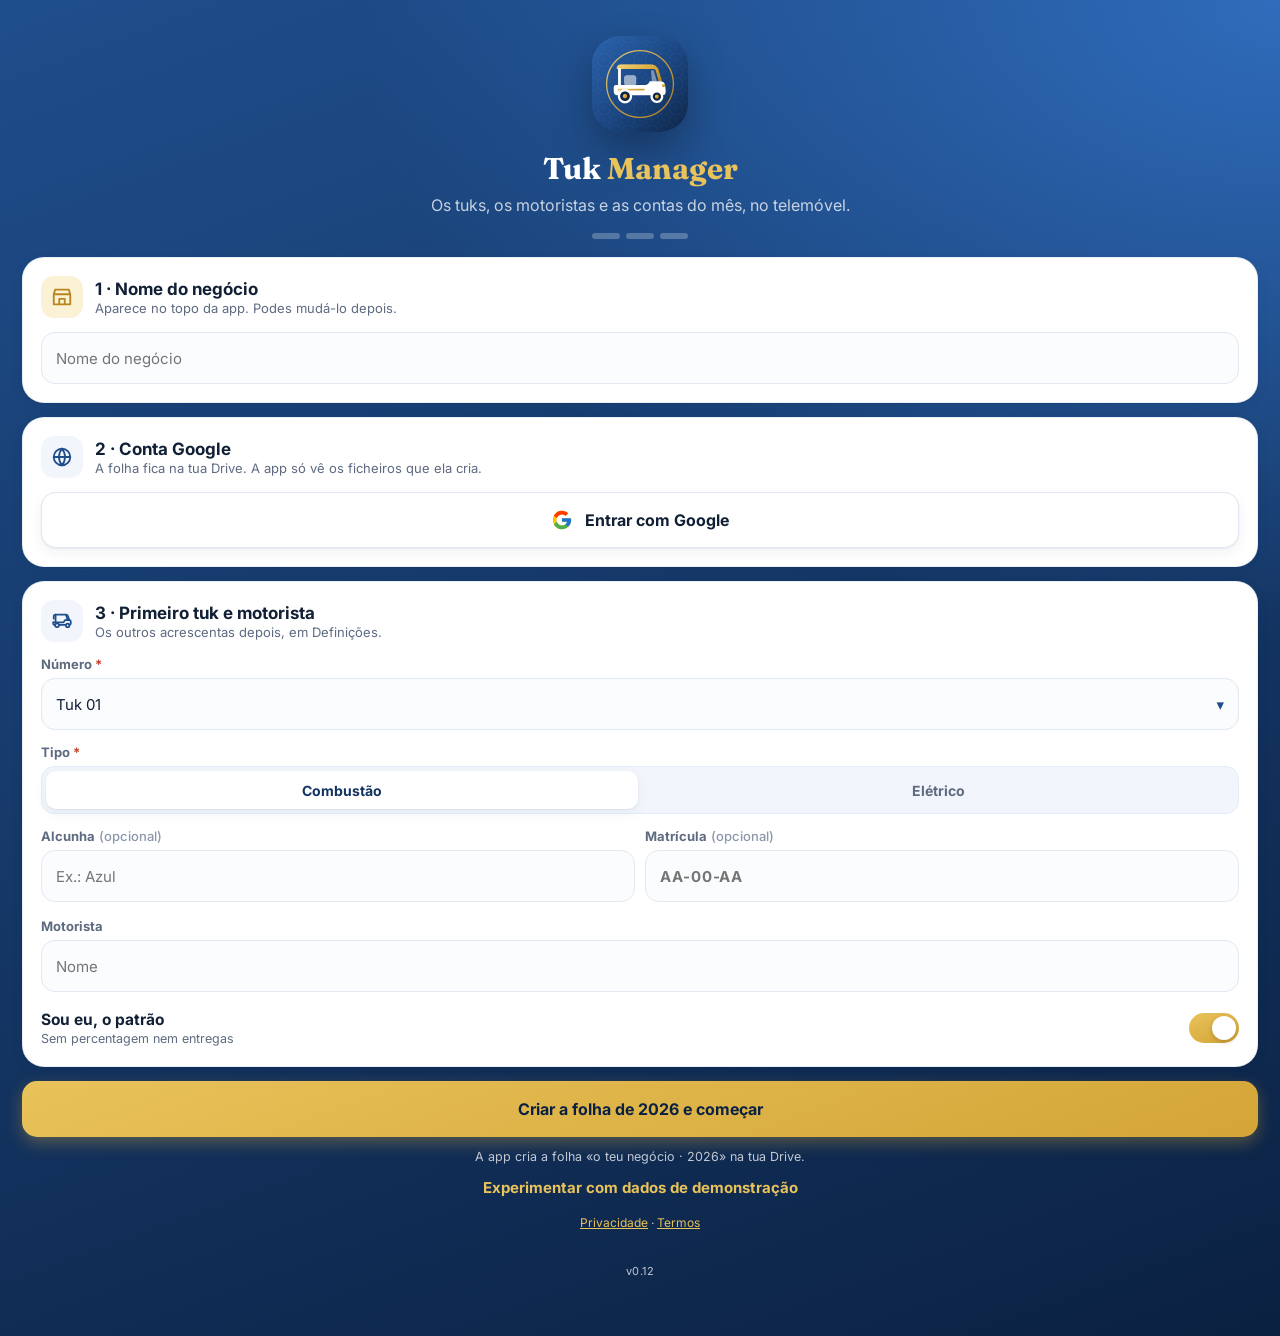
<file: index.html>
<!doctype html>
<html lang="pt-PT">
<head>
  <meta charset="utf-8">
  <meta name="viewport" content="width=device-width, initial-scale=1, viewport-fit=cover">
  <meta name="theme-color" content="#0b2142">
  <meta name="mobile-web-app-capable" content="yes">
  <meta name="apple-mobile-web-app-capable" content="yes">
  <meta name="apple-mobile-web-app-status-bar-style" content="black-translucent">
  <meta name="apple-mobile-web-app-title" content="Tuk Manager">
  <meta name="robots" content="noindex">
  <title>Tuk Manager</title>
  <link rel="manifest" href="manifest.webmanifest">
  <link rel="icon" type="image/png" sizes="32x32" href="icons/favicon-32.png">
  <link rel="apple-touch-icon" href="icons/apple-touch-icon.png">
  <link rel="preconnect" href="https://fonts.googleapis.com">
  <link rel="preconnect" href="https://fonts.gstatic.com" crossorigin>
  <link href="https://fonts.googleapis.com/css2?family=Fraunces:opsz,wght@9..144,600;9..144,700&family=Inter:wght@400;500;600;700;800&display=swap" rel="stylesheet">
  <link rel="stylesheet" href="css/base.css">
  <link rel="stylesheet" href="css/extra.css">
  <link rel="stylesheet" href="css/app.css">
</head>
<body>
  <div id="app"></div>
  <script src="config.js"></script>
  <script src="vendor/chart.umd.min.js"></script>
  <script type="module" src="js/app.js"></script>
</body>
</html>
</file>
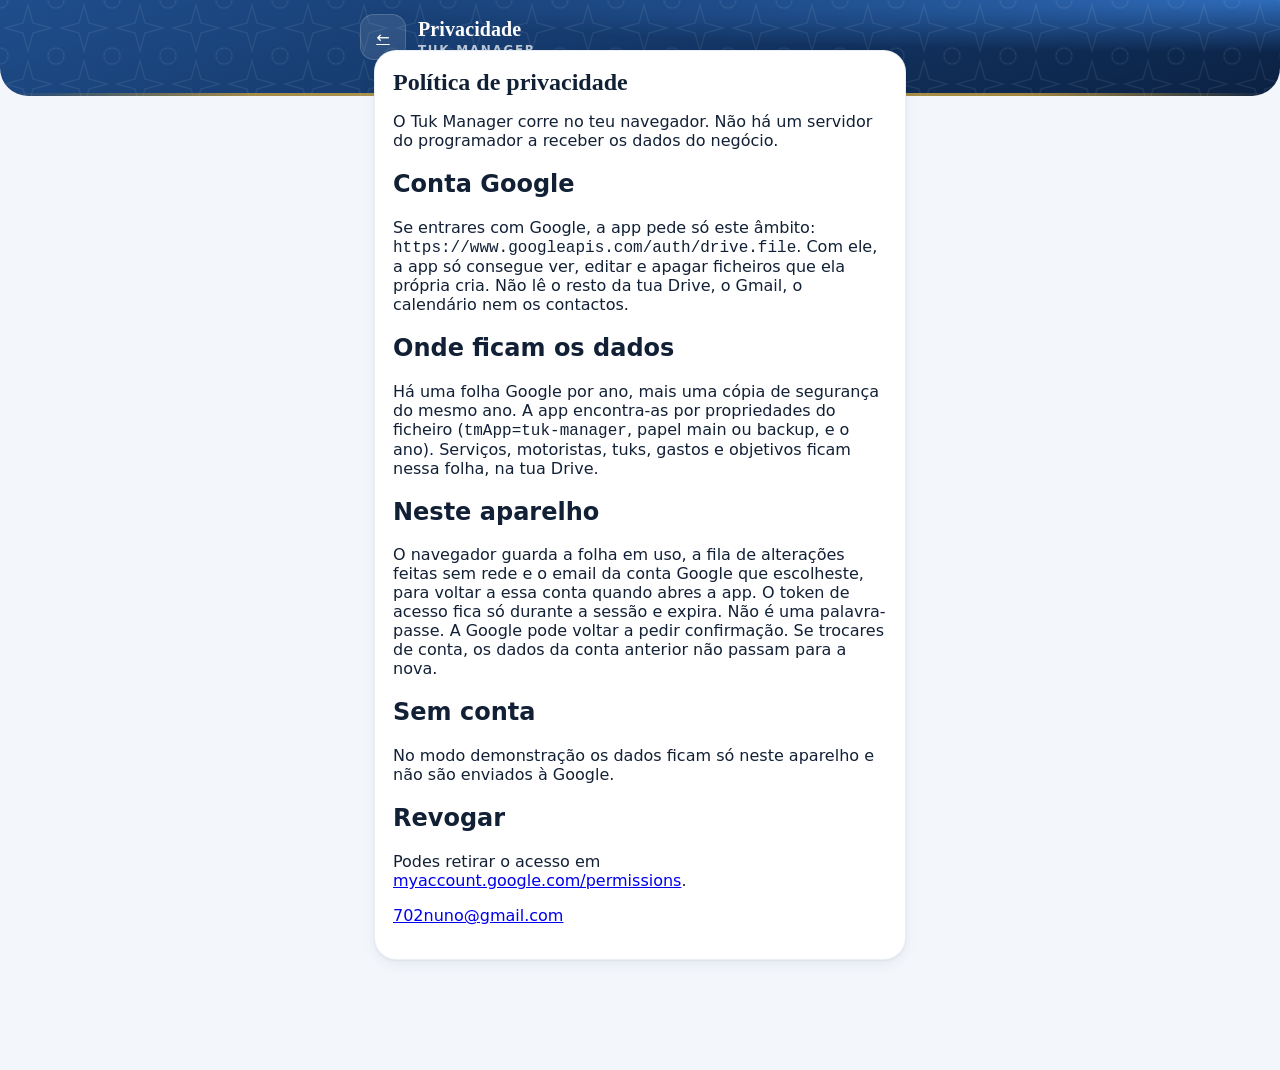
<file: privacy.html>
<!doctype html>
<html lang="pt-PT">
<head>
  <meta charset="utf-8">
  <meta name="viewport" content="width=device-width, initial-scale=1, viewport-fit=cover">
  <meta name="theme-color" content="#0b2142">
  <title>Privacidade · Tuk Manager</title>
  <link rel="icon" type="image/png" sizes="32x32" href="icons/favicon-32.png">
  <link rel="stylesheet" href="css/base.css">
  <link rel="stylesheet" href="css/extra.css">
</head>
<body>
  <header class="hero" style="padding-bottom:36px">
    <div class="brand">
      <a class="icon-btn" href="./" aria-label="Voltar">←</a>
      <div class="brand-txt"><div class="brand-name">Privacidade</div><div class="brand-sub">Tuk Manager</div></div>
    </div>
  </header>
  <main class="page" style="color:var(--ink)">
    <section class="card">
      <h1 style="font-family:var(--serif);margin:0 0 8px">Política de privacidade</h1>
      <p>O Tuk Manager corre no teu navegador. Não há um servidor do programador a receber os dados do negócio.</p>
      <h2>Conta Google</h2>
      <p>Se entrares com Google, a app pede só este âmbito: <code>https://www.googleapis.com/auth/drive.file</code>. Com ele, a app só consegue ver, editar e apagar ficheiros que ela própria cria. Não lê o resto da tua Drive, o Gmail, o calendário nem os contactos.</p>
      <h2>Onde ficam os dados</h2>
      <p>Há uma folha Google por ano, mais uma cópia de segurança do mesmo ano. A app encontra-as por propriedades do ficheiro (<code>tmApp=tuk-manager</code>, papel main ou backup, e o ano). Serviços, motoristas, tuks, gastos e objetivos ficam nessa folha, na tua Drive.</p>
      <h2>Neste aparelho</h2>
      <p>O navegador guarda a folha em uso, a fila de alterações feitas sem rede e o email da conta Google que escolheste, para voltar a essa conta quando abres a app. O token de acesso fica só durante a sessão e expira. Não é uma palavra-passe. A Google pode voltar a pedir confirmação. Se trocares de conta, os dados da conta anterior não passam para a nova.</p>
      <h2>Sem conta</h2>
      <p>No modo demonstração os dados ficam só neste aparelho e não são enviados à Google.</p>
      <h2>Revogar</h2>
      <p>Podes retirar o acesso em <a href="https://myaccount.google.com/permissions">myaccount.google.com/permissions</a>.</p>
      <p><a href="mailto:702nuno@gmail.com">702nuno@gmail.com</a></p>
    </section>
  </main>
</body>
</html>
</file>
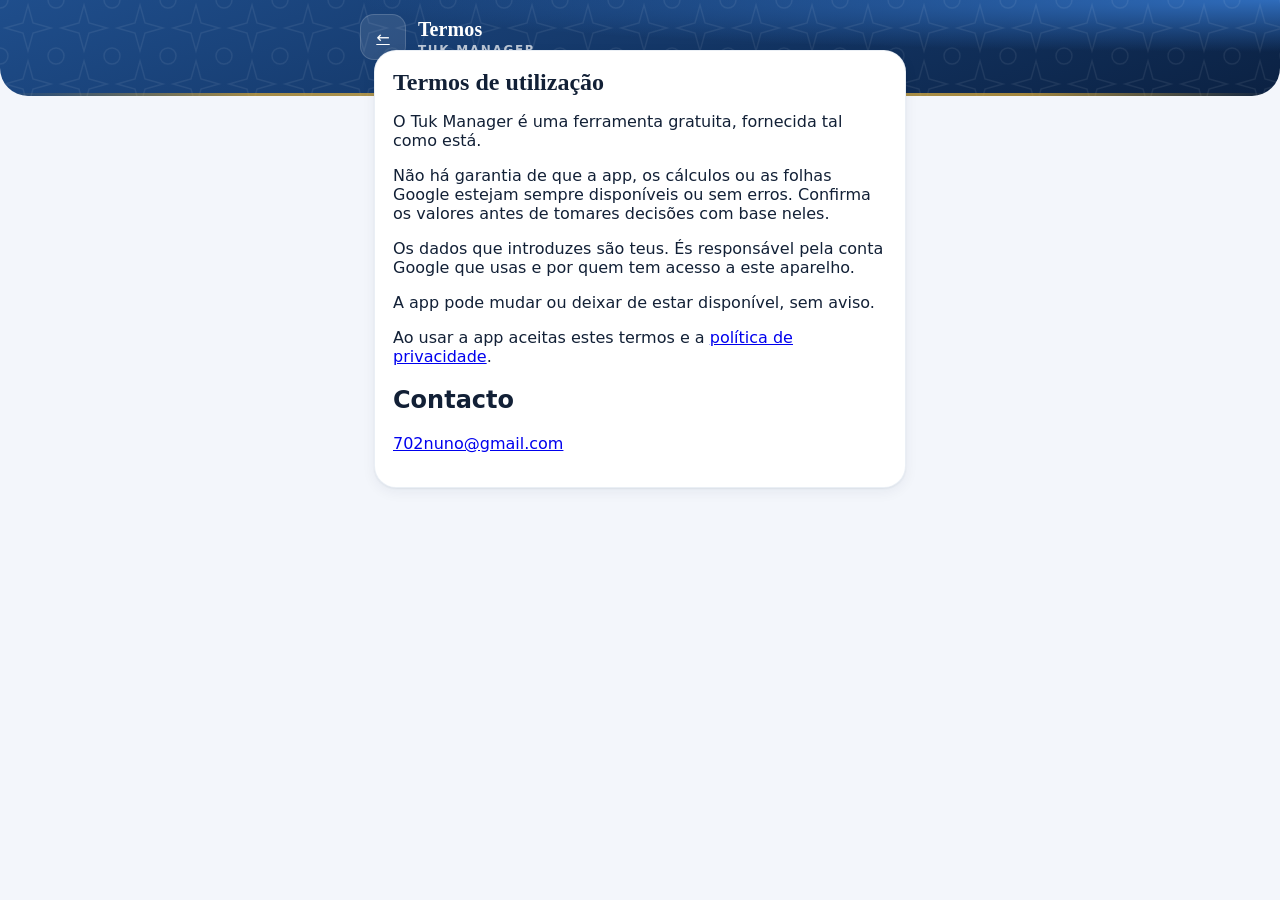
<file: terms.html>
<!doctype html>
<html lang="pt-PT">
<head>
  <meta charset="utf-8">
  <meta name="viewport" content="width=device-width, initial-scale=1, viewport-fit=cover">
  <meta name="theme-color" content="#0b2142">
  <title>Termos · Tuk Manager</title>
  <link rel="icon" type="image/png" sizes="32x32" href="icons/favicon-32.png">
  <link rel="stylesheet" href="css/base.css">
  <link rel="stylesheet" href="css/extra.css">
</head>
<body>
  <header class="hero" style="padding-bottom:36px">
    <div class="brand">
      <a class="icon-btn" href="./" aria-label="Voltar">←</a>
      <div class="brand-txt"><div class="brand-name">Termos</div><div class="brand-sub">Tuk Manager</div></div>
    </div>
  </header>
  <main class="page">
    <section class="card">
      <h1 style="font-family:var(--serif);margin:0 0 8px">Termos de utilização</h1>
      <p>O Tuk Manager é uma ferramenta gratuita, fornecida tal como está.</p>
      <p>Não há garantia de que a app, os cálculos ou as folhas Google estejam sempre disponíveis ou sem erros. Confirma os valores antes de tomares decisões com base neles.</p>
      <p>Os dados que introduzes são teus. És responsável pela conta Google que usas e por quem tem acesso a este aparelho.</p>
      <p>A app pode mudar ou deixar de estar disponível, sem aviso.</p>
      <p>Ao usar a app aceitas estes termos e a <a href="privacy.html">política de privacidade</a>.</p>
      <h2>Contacto</h2>
      <p><a href="mailto:702nuno@gmail.com">702nuno@gmail.com</a></p>
    </section>
  </main>
</body>
</html>
</file>
<file: css/base.css>
:root{
  --b900:#0b2142;--b800:#123361;--b700:#17407a;--b600:#1f4e8c;--b500:#2a63ad;--b300:#8fb0dc;--b100:#e4edf9;--b50:#f2f6fc;
  --g600:#b8861f;--g500:#d4a537;--g400:#e8c25a;--g100:#fbf1d4;--g50:#fdf8ea;
  --ink:#122036;--muted:#5d6a80;--soft:#8b97aa;--line:#e2e8f1;--bg:#f3f6fb;--card:#fff;
  --ok:#17845a;--bad:#c2412d;
  --r-lg:22px;--r-md:16px;--r-sm:12px;
  --sh-1:0 1px 2px rgba(15,38,74,.06),0 4px 14px rgba(15,38,74,.06);
  --sh-2:0 10px 30px rgba(12,33,66,.16);
  --nav-h:70px;--safe-b:env(safe-area-inset-bottom,0px);--safe-t:env(safe-area-inset-top,0px);
  --ease:cubic-bezier(.2,.8,.2,1);
  --font:'Inter',system-ui,-apple-system,'Segoe UI',Roboto,sans-serif;
  --serif:'Fraunces',Georgia,serif;
}
*{box-sizing:border-box;-webkit-tap-highlight-color:transparent}
html,body{margin:0;background:var(--bg);color:var(--ink);font-family:var(--font);font-size:16px;-webkit-font-smoothing:antialiased;overscroll-behavior-y:none;-webkit-user-select:none;user-select:none;-webkit-touch-callout:none}
body{min-height:100vh;min-height:100dvh}
button,input,select,textarea{font:inherit;color:inherit}
input,textarea,select,[contenteditable="true"],[contenteditable=""]{-webkit-user-select:text;user-select:text;-webkit-touch-callout:default}
button{cursor:pointer;border:0;background:none;padding:0}
.num{font-variant-numeric:tabular-nums;letter-spacing:-.01em}
.hidden{display:none!important}

/* ---------- Cabeçalho ---------- */
.hero{position:relative;color:#fff;padding:calc(var(--safe-t) + 14px) 18px 64px;
  background:
    url("data:image/svg+xml,%3Csvg xmlns='http://www.w3.org/2000/svg' width='56' height='56' viewBox='0 0 56 56'%3E%3Cg fill='none' stroke='%23ffffff' stroke-opacity='.07' stroke-width='1.4'%3E%3Cpath d='M28 5l5 18 18 5-18 5-5 18-5-18-18-5 18-5z'/%3E%3Ccircle cx='0' cy='0' r='8'/%3E%3Ccircle cx='56' cy='0' r='8'/%3E%3Ccircle cx='0' cy='56' r='8'/%3E%3Ccircle cx='56' cy='56' r='8'/%3E%3C/g%3E%3C/svg%3E"),
    radial-gradient(120% 90% at 100% 0%,#2f6cbb 0%,rgba(47,108,187,0) 60%),
    linear-gradient(160deg,var(--b600) 0%,var(--b800) 60%,var(--b900) 100%);
  border-radius:0 0 28px 28px;overflow:hidden}
.hero::after{content:"";position:absolute;left:0;right:0;bottom:0;height:3px;background:linear-gradient(90deg,transparent,var(--g500) 20%,var(--g400) 50%,var(--g500) 80%,transparent);opacity:.75}
.brand{display:flex;align-items:center;gap:12px}
.brand-logo{width:46px;height:46px;border-radius:14px;display:grid;place-items:center;flex:none;
  background:linear-gradient(150deg,rgba(255,255,255,.18),rgba(255,255,255,.04));border:1px solid rgba(255,255,255,.22);box-shadow:inset 0 1px 0 rgba(255,255,255,.2)}
.brand-logo svg{width:34px;height:34px}
.brand-txt{flex:1;min-width:0}
.brand-name{font-family:var(--serif);font-weight:700;font-size:21px;letter-spacing:.005em;line-height:1.1;white-space:nowrap}
.brand-name em{font-style:normal;color:var(--g400)}
.brand-sub{font-size:12px;letter-spacing:.14em;text-transform:uppercase;color:rgba(255,255,255,.7);margin-top:3px;font-weight:600}
.icon-btn{width:46px;height:46px;border-radius:14px;display:grid;place-items:center;color:#fff;background:rgba(255,255,255,.1);border:1px solid rgba(255,255,255,.16);transition:transform .15s var(--ease),background .2s}
.icon-btn:active{transform:scale(.92);background:rgba(255,255,255,.2)}
.icon-btn svg{width:22px;height:22px}

/* Navegação de data / mês */
.stepper{display:flex;align-items:center;gap:10px;margin-top:20px}
.step-btn{width:52px;height:52px;border-radius:16px;display:grid;place-items:center;color:#fff;flex:none;
  background:rgba(255,255,255,.12);border:1px solid rgba(255,255,255,.18);transition:transform .15s var(--ease),background .2s}
.step-btn:active{transform:scale(.9);background:rgba(255,255,255,.24)}
.step-btn svg{width:24px;height:24px}
.step-btn[disabled]{opacity:.35}
.step-mid{flex:1;min-width:0;text-align:center;position:relative;border-radius:16px;padding:6px 4px;transition:background .2s}
.step-mid:active{background:rgba(255,255,255,.1)}
.step-k{font-size:12.5px;letter-spacing:.12em;text-transform:uppercase;color:var(--g400);font-weight:700}
.step-v{font-family:var(--serif);font-size:25px;font-weight:700;line-height:1.15;margin-top:2px;white-space:nowrap;overflow:hidden;text-overflow:ellipsis}
.step-mid input[type=date],.step-mid input[type=month]{position:absolute;inset:0;opacity:0;width:100%;height:100%;border:0}
.today-pill{display:inline-flex;align-items:center;gap:6px;margin-top:6px;font-size:13px;font-weight:600;padding:5px 12px;border-radius:999px;background:var(--g500);color:var(--b900);box-shadow:0 4px 12px rgba(212,165,55,.35)}
.today-pill.ghost{background:rgba(255,255,255,.12);color:#fff;box-shadow:none;border:1px solid rgba(255,255,255,.22)}

/* ---------- Conteúdo ---------- */
.page{padding:0 14px calc(var(--nav-h) + var(--safe-b) + 28px);margin-top:-46px;position:relative;z-index:2;animation:pageIn .35s var(--ease)}
@keyframes pageIn{from{opacity:0;transform:translateY(10px)}to{opacity:1;transform:none}}
.card{background:var(--card);border-radius:var(--r-lg);box-shadow:var(--sh-1);padding:18px;margin-bottom:14px;border:1px solid rgba(226,232,241,.7)}
.card-h{display:flex;align-items:center;gap:12px;margin-bottom:14px}
.card-ic{width:42px;height:42px;border-radius:13px;display:grid;place-items:center;flex:none;background:var(--b50);color:var(--b600)}
.card-ic svg{width:22px;height:22px}
.card-ic.gold{background:var(--g100);color:var(--g600)}
.card-t{flex:1;min-width:0}
.card-title{font-weight:700;font-size:17px}
.card-sub{font-size:13px;color:var(--muted);margin-top:1px}
.card-total{font-weight:800;font-size:20px;color:var(--b800)}
.card-total.neg{color:var(--muted)}
.sec-title{font-size:12.5px;font-weight:700;letter-spacing:.12em;text-transform:uppercase;color:var(--soft);margin:22px 6px 10px}

/* Resumo do dia */
.summary{padding:18px 18px 16px;box-shadow:var(--sh-2);border:0}
.sum-top{display:flex;align-items:center;justify-content:space-between;gap:10px}
.sum-label{font-size:13px;color:var(--muted);font-weight:600}
.sum-big{font-size:38px;font-weight:800;letter-spacing:-.03em;color:var(--b800);line-height:1.1;margin-top:2px;transition:color .3s}
.sum-big.neg{color:var(--bad)}
.badge{display:inline-flex;align-items:center;gap:6px;font-size:12.5px;font-weight:700;padding:6px 11px;border-radius:999px;background:var(--b50);color:var(--b600);white-space:nowrap}
.badge::before{content:"";width:7px;height:7px;border-radius:50%;background:currentColor}
.badge.work{background:#e7f5ee;color:var(--ok)}
.badge.zero{background:var(--g100);color:var(--g600)}
.badge.off{background:#eef1f6;color:var(--soft)}
.sum-row{display:grid;grid-template-columns:1fr 1fr;gap:10px;margin-top:14px}
.mini{background:var(--b50);border-radius:14px;padding:11px 13px}
.mini-k{font-size:12.5px;color:var(--muted);font-weight:600}
.mini-v{font-size:18px;font-weight:800;margin-top:2px;color:var(--b800)}
.mini.gold{background:var(--g50)}
.mini.gold .mini-v{color:var(--g600)}
.strip{margin-top:14px;padding-top:14px;border-top:1px dashed var(--line)}
.strip-row{display:flex;justify-content:space-between;font-size:13.5px;color:var(--muted);font-weight:500}
.strip-row b{color:var(--ink);font-weight:700}
.bar{height:9px;border-radius:9px;background:var(--b100);overflow:hidden;margin-top:9px}
.bar>i{display:block;height:100%;border-radius:9px;background:linear-gradient(90deg,var(--g500),var(--g400));width:0;transition:width .9s var(--ease)}
.bar.blue>i{background:linear-gradient(90deg,var(--b600),var(--b500))}

/* Termos (chips) */
.chips{display:flex;flex-wrap:wrap;gap:8px;margin-bottom:12px}
.chip{display:inline-flex;align-items:center;gap:6px;height:40px;padding:0 14px;border-radius:12px;background:var(--b50);color:var(--b800);font-weight:700;font-size:15.5px;border:1px solid var(--b100);transition:transform .15s var(--ease),background .2s;animation:chipIn .35s var(--ease) both}
.chip:active{transform:scale(.94);background:var(--b100)}
.chip svg{width:14px;height:14px;opacity:.45}
.chip.custom{background:#f4f4f6;color:var(--muted);border-style:dashed}
.chip.new{box-shadow:0 0 0 3px rgba(212,165,55,.45)}
@keyframes chipIn{from{opacity:0;transform:scale(.7)}to{opacity:1;transform:none}}
.plus{color:var(--soft);font-weight:700;align-self:center}
.empty-line{font-size:14px;color:var(--soft);margin:-2px 0 12px}

/* Campo + botão */
.add-row{display:flex;gap:10px}
.money{flex:1;min-width:0;position:relative}
.money input{width:100%;height:56px;border-radius:15px;border:1.5px solid var(--line);background:#fbfcfe;padding:0 40px 0 16px;font-size:20px;font-weight:700;outline:none;transition:border-color .2s,box-shadow .2s,background .2s}
.money input::placeholder{color:#b3bccb;font-weight:600}
.money input:focus{border-color:var(--b500);box-shadow:0 0 0 4px rgba(42,99,173,.14);background:#fff}
.money span{position:absolute;right:15px;top:50%;transform:translateY(-50%);font-weight:700;color:var(--soft);font-size:18px;pointer-events:none}
.btn{height:56px;border-radius:15px;padding:0 20px;font-weight:700;font-size:16px;display:inline-flex;align-items:center;justify-content:center;gap:8px;transition:transform .15s var(--ease),box-shadow .2s,opacity .2s;position:relative;white-space:nowrap}
.btn:active{transform:scale(.96)}
.btn svg{width:20px;height:20px}
.btn-primary{background:linear-gradient(160deg,var(--b500),var(--b700));color:#fff;box-shadow:0 6px 16px rgba(31,78,140,.32)}
.btn-gold{background:linear-gradient(160deg,var(--g400),var(--g500));color:var(--b900);box-shadow:0 6px 16px rgba(212,165,55,.35)}
.btn-ghost{background:var(--b50);color:var(--b700);border:1px solid var(--b100)}
.btn-danger{background:#fdeeea;color:var(--bad)}
.btn-block{width:100%}
.btn[disabled],.btn.busy{opacity:.6;pointer-events:none}
.btn.busy::after{content:"";width:18px;height:18px;border-radius:50%;border:2.5px solid currentColor;border-right-color:transparent;animation:spin .7s linear infinite;margin-left:4px}
@keyframes spin{to{transform:rotate(360deg)}}
.quick{display:flex;gap:8px;margin-top:10px;overflow-x:auto;scrollbar-width:none;padding-bottom:2px}
.quick::-webkit-scrollbar{display:none}
.q{flex:none;height:38px;padding:0 14px;border-radius:999px;border:1px solid var(--line);background:#fff;font-weight:600;font-size:14.5px;color:var(--muted);transition:all .15s var(--ease)}
.q:active{transform:scale(.93);background:var(--g100);border-color:var(--g400);color:var(--g600)}

/* Dia a zero */
.zero-btn{margin-top:12px;width:100%;height:52px;border-radius:15px;border:1.5px dashed var(--b300);color:var(--b700);font-weight:700;display:flex;align-items:center;justify-content:center;gap:9px;background:transparent;transition:background .2s,transform .15s var(--ease)}
.zero-btn small{font-weight:500;color:var(--muted)}
.zero-btn:active{transform:scale(.98);background:var(--b50)}
.zero-box{display:flex;align-items:center;gap:12px;padding:13px 14px;border-radius:15px;background:var(--g50);border:1px solid var(--g100);margin-bottom:12px}
.zero-box .z-ic{width:38px;height:38px;border-radius:12px;background:var(--g100);color:var(--g600);display:grid;place-items:center;flex:none;font-weight:800}
.zero-box .z-t{flex:1;font-size:14px;color:var(--muted)}
.zero-box .z-t b{display:block;color:var(--ink);font-size:15px}
.link-btn{color:var(--b600);font-weight:700;font-size:14.5px;padding:10px 6px}

/* Categorias */
.cats{display:flex;flex-wrap:wrap;gap:8px;margin-top:14px}
.cats-l{width:100%;font-size:13px;font-weight:600;color:var(--muted)}
.cat{height:42px;padding:0 15px;border-radius:12px;border:1.5px solid var(--line);background:#fff;font-weight:600;font-size:14.5px;color:var(--muted);transition:all .18s var(--ease)}
.cat:active{transform:scale(.95)}
.cat.on{border-color:var(--g500);background:var(--g50);color:var(--b900);box-shadow:0 0 0 3px rgba(212,165,55,.18)}

/* Notas */
textarea{width:100%;min-height:92px;border-radius:15px;border:1.5px solid var(--line);background:#fbfcfe;padding:13px 15px;font-size:16px;resize:vertical;outline:none;transition:border-color .2s,box-shadow .2s;line-height:1.45}
textarea:focus{border-color:var(--b500);box-shadow:0 0 0 4px rgba(42,99,173,.14);background:#fff}
.notes-foot{display:flex;align-items:center;justify-content:space-between;margin-top:10px;gap:10px;min-height:44px}
.saved-hint{font-size:13px;color:var(--soft);display:flex;align-items:center;gap:6px}

/* KPIs */
.kpis{display:grid;grid-template-columns:1fr 1fr;gap:10px}
.kpi{background:var(--card);border-radius:var(--r-md);padding:14px 14px 13px;box-shadow:var(--sh-1);border:1px solid rgba(226,232,241,.7);animation:pageIn .4s var(--ease) both}
.kpi-k{font-size:12.5px;color:var(--muted);font-weight:600;display:flex;align-items:center;gap:6px}
.kpi-k i{width:8px;height:8px;border-radius:3px;background:var(--b500)}
.kpi-v{font-size:20px;font-weight:800;margin-top:4px;color:var(--b800);white-space:nowrap}
.kpi.wide{grid-column:span 2}
.goal-card{display:flex;align-items:center;gap:16px}
.ring{width:118px;height:118px;flex:none;position:relative}
.ring svg{width:100%;height:100%;transform:rotate(-90deg)}
.ring circle{fill:none;stroke-width:11;stroke-linecap:round}
.ring .bg{stroke:var(--b100)}
.ring .fg{stroke:url(#ringGold);transition:stroke-dashoffset 1.1s var(--ease)}
.ring-c{position:absolute;inset:0;display:grid;place-items:center;text-align:center}
.ring-c b{font-size:25px;font-weight:800;color:var(--b800);display:block;line-height:1}
.ring-c small{font-size:11.5px;color:var(--muted);font-weight:600}
.goal-info{flex:1;min-width:0}
.goal-line{display:flex;justify-content:space-between;gap:8px;font-size:14px;color:var(--muted);padding:5px 0}
.goal-line b{color:var(--ink);white-space:nowrap}
.need{margin-top:6px;padding:12px 14px;border-radius:14px;background:linear-gradient(135deg,var(--b700),var(--b900));color:#fff}
.need-k{font-size:12.5px;color:rgba(255,255,255,.75);font-weight:600}
.need-v{font-size:22px;font-weight:800;color:var(--g400);margin-top:2px}
.need-s{font-size:12.5px;color:rgba(255,255,255,.7);margin-top:2px}
.chart-box{position:relative;height:250px}
.chart-box.tall{height:280px}
.legend{display:flex;flex-wrap:wrap;gap:14px;margin-top:12px;font-size:12.5px;color:var(--muted);font-weight:600}
.legend i{display:inline-block;width:11px;height:11px;border-radius:4px;margin-right:6px;vertical-align:-1px}

/* Lista de dias */
.days{display:flex;flex-direction:column}
.dayrow{display:flex;align-items:center;gap:12px;padding:11px 4px;border-bottom:1px solid var(--line);text-align:left;width:100%;transition:background .15s}
.dayrow:last-child{border-bottom:0}
.dayrow:active{background:var(--b50)}
.dnum{width:44px;height:44px;border-radius:12px;background:var(--b50);display:grid;place-items:center;flex:none;line-height:1.05;text-align:center}
.dnum b{font-size:16px;color:var(--b800);display:block}
.dnum small{font-size:10.5px;color:var(--muted);font-weight:700;text-transform:uppercase}
.dayrow.off .dnum{background:#f1f3f7}
.dayrow.off .dnum b{color:var(--soft)}
.dayrow.today .dnum{background:var(--g500)}
.dayrow.today .dnum b,.dayrow.today .dnum small{color:var(--b900)}
.dmid{flex:1;min-width:0}
.dmid b{font-size:15px;display:block}
.dmid span{font-size:12.5px;color:var(--muted);display:block;white-space:nowrap;overflow:hidden;text-overflow:ellipsis}
.dright{text-align:right;font-weight:800;color:var(--b800);font-size:15.5px;white-space:nowrap}
.dright small{display:block;font-size:12px;color:var(--ok);font-weight:600}
.dright.off{color:var(--soft);font-weight:600;font-size:13.5px}

/* Objetivos */
.goal-row{display:flex;align-items:center;gap:12px;padding:12px 0;border-bottom:1px solid var(--line)}
.goal-row:last-child{border-bottom:0}
.goal-row .gm{flex:1;min-width:0}
.goal-row .gm b{font-size:15.5px}
.goal-row .gm span{display:block;font-size:12.5px;color:var(--muted);margin-top:2px}
.goal-row .bar{height:6px;margin-top:7px}
.goal-row .money{flex:none;width:132px}
.goal-row .money input{height:50px;font-size:17px;text-align:right;padding-right:34px}
.goal-row .money span{font-size:16px;right:13px}
.goal-row.cur .gm b::after{content:"atual";font-size:10.5px;font-weight:700;color:var(--b900);background:var(--g400);border-radius:6px;padding:2px 6px;margin-left:8px;vertical-align:2px}
.sticky-save{position:fixed;left:14px;right:14px;bottom:calc(var(--nav-h) + var(--safe-b) + 12px);z-index:15;transform:translateY(30px);opacity:0;pointer-events:none;transition:all .3s var(--ease)}
.sticky-save.show{transform:none;opacity:1;pointer-events:auto}
.sticky-save .btn{box-shadow:0 12px 28px rgba(184,134,31,.45)}
.total-goal{display:flex;justify-content:space-between;align-items:center;padding:14px 16px;border-radius:16px;background:linear-gradient(135deg,var(--b700),var(--b900));color:#fff;margin-bottom:14px}
.total-goal span{font-size:13.5px;color:rgba(255,255,255,.78);font-weight:600}
.total-goal b{font-size:22px;color:var(--g400)}

/* Definições */
.field{margin-bottom:14px}
.field label{display:block;font-size:13px;font-weight:700;color:var(--muted);margin-bottom:6px}
.field input{width:100%;height:52px;border-radius:14px;border:1.5px solid var(--line);background:#fbfcfe;padding:0 14px;font-size:15px;outline:none}
.field input:focus{border-color:var(--b500);box-shadow:0 0 0 4px rgba(42,99,173,.14)}
.year-row{display:flex;gap:10px;align-items:flex-end}
.year-row .field{flex:1;margin-bottom:0}
.year-tag{height:52px;min-width:66px;border-radius:14px;background:var(--b800);color:#fff;font-weight:800;display:grid;place-items:center;font-size:16px}
.test-out{margin-top:12px;padding:12px 14px;border-radius:14px;font-size:14px;line-height:1.45;animation:pageIn .3s var(--ease)}
.test-out.ok{background:#e7f5ee;color:#0f5d3e}
.test-out.err{background:#fdeeea;color:#8e2a1b}
.muted{color:var(--muted);font-size:14px;line-height:1.5}

/* Navegação inferior */
.nav{position:fixed;left:0;right:0;bottom:0;z-index:20;height:calc(var(--nav-h) + var(--safe-b));padding:0 10px var(--safe-b);display:flex;
  background:rgba(255,255,255,.94);backdrop-filter:blur(16px);-webkit-backdrop-filter:blur(16px);border-top:1px solid var(--line);box-shadow:0 -6px 24px rgba(15,38,74,.06)}
.nav button{flex:1;display:flex;flex-direction:column;align-items:center;justify-content:center;gap:4px;color:var(--soft);font-size:12px;font-weight:700;position:relative;transition:color .2s}
.nav button svg{width:25px;height:25px;transition:transform .25s var(--ease)}
.nav button .pill{position:absolute;top:8px;width:58px;height:32px;border-radius:12px;background:transparent;transition:background .25s var(--ease),transform .25s var(--ease);transform:scale(.6);z-index:-1}
.nav button.on{color:var(--b800)}
.nav button.on .pill{background:var(--b100);transform:scale(1)}
.nav button.on svg{transform:translateY(-1px)}
.nav button.on::after{content:"";position:absolute;bottom:7px;width:5px;height:5px;border-radius:50%;background:var(--g500)}
.nav button:active svg{transform:scale(.88)}

/* Toast */
.toast{position:fixed;left:14px;right:14px;bottom:calc(var(--nav-h) + var(--safe-b) + 12px);z-index:40;display:flex;align-items:center;gap:12px;padding:14px 16px;border-radius:16px;
  background:var(--b900);color:#fff;font-weight:600;font-size:15px;box-shadow:0 14px 34px rgba(8,22,46,.35);transform:translateY(20px);opacity:0;transition:all .3s var(--ease);pointer-events:none}
.toast.show{transform:none;opacity:1;pointer-events:auto}
.toast .t-ic{width:30px;height:30px;border-radius:10px;display:grid;place-items:center;flex:none;background:var(--g500);color:var(--b900)}
.toast.err{background:#7d2416}
.toast.err .t-ic{background:#fff;color:#7d2416}
.toast .t-ic svg{width:18px;height:18px}
.progress{position:fixed;top:0;left:0;right:0;height:3px;z-index:50;overflow:hidden;opacity:0;transition:opacity .2s}
.progress.on{opacity:1}
.progress::before{content:"";position:absolute;top:0;bottom:0;width:40%;background:linear-gradient(90deg,transparent,var(--g400),transparent);animation:prog 1s linear infinite}
@keyframes prog{from{left:-40%}to{left:100%}}

/* Folha inferior (editar termo) */
.sheet-bg{position:fixed;inset:0;z-index:60;background:rgba(8,22,46,.45);opacity:0;transition:opacity .25s;backdrop-filter:blur(2px)}
.sheet-bg.show{opacity:1}
.sheet{position:fixed;left:0;right:0;bottom:0;z-index:61;background:#fff;border-radius:26px 26px 0 0;padding:10px 18px calc(18px + var(--safe-b));transform:translateY(105%);transition:transform .32s var(--ease);box-shadow:0 -10px 40px rgba(8,22,46,.25)}
.sheet.show{transform:none}
.grab{width:44px;height:5px;border-radius:5px;background:var(--line);margin:0 auto 14px}
.sheet h3{margin:0 0 4px;font-size:19px}
.sheet p{margin:0 0 16px;color:var(--muted);font-size:14px}
.sheet .btns{display:grid;grid-template-columns:1fr 1fr;gap:10px;margin-top:14px}

/* Esqueleto */
.sk{background:linear-gradient(90deg,#eef2f8 0%,#f7f9fc 50%,#eef2f8 100%);background-size:200% 100%;animation:sk 1.2s infinite linear;border-radius:12px}
@keyframes sk{from{background-position:200% 0}to{background-position:-200% 0}}
.err-card{text-align:center;padding:26px 18px}
.err-card b{display:block;font-size:17px;margin-bottom:6px}

/* Ecrã de ligação */
.setup{min-height:100dvh;display:flex;flex-direction:column;justify-content:center;padding:32px 22px;color:#fff;
  background:radial-gradient(120% 80% at 100% 0%,#2f6cbb 0%,rgba(47,108,187,0) 60%),linear-gradient(160deg,var(--b600),var(--b900))}
.setup .logo-xl{width:96px;height:96px;border-radius:28px;margin:0 auto 18px;display:block;box-shadow:0 18px 40px rgba(0,0,0,.3)}
.setup h1{font-family:var(--serif);text-align:center;margin:0;font-size:30px}
.setup h1 em{font-style:normal;color:var(--g400)}
.setup p{text-align:center;color:rgba(255,255,255,.75);margin:8px 0 26px}
.setup .card{color:var(--ink)}
@media (min-width:600px){.page,.hero>*{max-width:560px;margin-left:auto;margin-right:auto}.nav{padding-left:calc(50% - 280px);padding-right:calc(50% - 280px)}}
@media (max-width:370px){.brand-name{font-size:18px}.sum-big{font-size:33px}.kpi-v{font-size:18px}.goal-row .money{width:116px}}

/* Definições: folha em uso + confirmação */
.sheet-row{display:flex;align-items:center;gap:12px;padding:4px 0 12px}
.sr-mid{flex:1;min-width:0}
.sr-mid b{display:block;font-size:15.5px;white-space:nowrap;overflow:hidden;text-overflow:ellipsis}
.sr-mid span{display:block;font-size:12.5px;color:var(--muted);margin-top:2px}
.open-link{flex:none;display:inline-flex;align-items:center;height:44px;padding:0 14px;border-radius:12px;background:var(--g50);border:1px solid var(--g100);color:var(--g600);font-weight:700;font-size:14px;text-decoration:none}
.open-link:active{transform:scale(.96)}
.confirm{margin-top:14px;padding:14px;border-radius:16px;background:var(--b50);border:1px solid var(--b100);animation:pageIn .3s var(--ease)}
.cf-top{display:flex;gap:12px;align-items:center}
.cf-top b{display:block;font-size:16px}
.cf-top span{display:block;font-size:13px;color:var(--muted);margin-top:2px}
.cf-ic{width:38px;height:38px;border-radius:12px;background:#e7f5ee;color:var(--ok);display:grid;place-items:center;flex:none}
.cf-ic svg{width:20px;height:20px}
.cf-warn{margin:12px 0 0;padding:10px 12px;border-radius:12px;background:var(--g50);color:#7a5a12;font-size:13.5px;line-height:1.45}
.confirm .btns{display:grid;grid-template-columns:1fr 1.4fr;gap:10px;margin-top:12px}
</file>
<file: css/extra.css>
/* Tuk Manager — componentes novos, no mesmo estilo */
.brand-name{font-size:20px}
.av{width:44px;height:44px;border-radius:13px;display:grid;place-items:center;flex:none;font-weight:800;font-size:15px;background:var(--b50);color:var(--b700)}
.av.gold{background:var(--g100);color:var(--g600)}
.av.grey{background:#f1f3f7;color:var(--soft)}
.tag{display:inline-flex;align-items:center;font-size:11px;font-weight:700;padding:2px 7px;border-radius:6px;background:var(--b50);color:var(--b600);margin-left:6px;vertical-align:1px;letter-spacing:.02em}
.tag.gold{background:var(--g100);color:var(--g600)}
.tag.ok{background:#e7f5ee;color:var(--ok)}
.tag.bad{background:#fdeeea;color:var(--bad)}
.tag.grey{background:#eef1f6;color:var(--soft)}
.alert{display:flex;gap:12px;align-items:flex-start;padding:13px 14px;border-radius:16px;background:var(--g50);border:1px solid var(--g100);margin-bottom:14px;box-shadow:var(--sh-1)}
.alert .a-ic{width:34px;height:34px;border-radius:11px;background:var(--g500);color:var(--b900);display:grid;place-items:center;flex:none}
.alert .a-ic svg{width:20px;height:20px}
.alert b{display:block;font-size:15px}
.alert span{display:block;font-size:13px;color:var(--muted);margin-top:2px;line-height:1.4}
.alert.bad{background:#fdf3f0;border-color:#f6d9d2}
.alert.bad .a-ic{background:var(--bad);color:#fff}
.alert.big{flex-direction:column;align-items:center;text-align:center;padding:22px 18px;box-shadow:var(--sh-2);border:0;background:#fff}
.alert.big .a-ic{width:54px;height:54px;border-radius:17px}
.alert.big .a-ic svg{width:30px;height:30px}
.alert.big b{font-size:19px;font-family:var(--serif)}
.tuks{display:grid;grid-template-columns:repeat(3,1fr);gap:8px}
.tukp{border:1.5px solid var(--line);border-radius:14px;padding:10px 8px;text-align:center;background:#fff}
.tukp b{display:block;font-size:15px;color:var(--b800)}
.tukp span{display:block;font-size:11.5px;color:var(--muted);margin-top:2px;white-space:nowrap;overflow:hidden;text-overflow:ellipsis}
.tukp .ty{display:inline-block;margin-top:6px;font-size:10.5px;font-weight:700;padding:2px 7px;border-radius:6px;background:var(--b50);color:var(--b600)}
.tukp .ty.c{background:var(--g100);color:var(--g600)}
.tukp.on{border-color:var(--g500);background:var(--g50);box-shadow:0 0 0 3px rgba(212,165,55,.18)}
.tukp.taken{opacity:.55;border-style:dashed}
.dis{opacity:.42;filter:grayscale(.4);pointer-events:none}
.lock-ov{position:relative}
.rows .r{display:flex;justify-content:space-between;align-items:center;padding:9px 0;border-bottom:1px solid var(--line);font-size:14.5px;color:var(--muted)}
.rows .r:last-child{border-bottom:0}
.rows .r b{color:var(--ink);font-weight:700;white-space:nowrap}
.rows .r.tot{font-size:15.5px}
.rows .r.tot b{color:var(--b800);font-weight:800;font-size:17px}
.rows .r b.neg{color:var(--bad)}
.rows .r b.pos{color:var(--ok)}
.saldo{display:flex;justify-content:space-between;align-items:center;margin-top:12px;padding:13px 15px;border-radius:15px;background:linear-gradient(135deg,var(--b700),var(--b900));color:#fff}
.saldo span{font-size:13px;color:rgba(255,255,255,.78);font-weight:600}
.saldo small{display:block;font-size:11.5px;color:rgba(255,255,255,.6);font-weight:500;margin-top:2px}
.saldo b{font-size:21px;color:var(--g400);font-weight:800}
.set-list{padding:6px 18px}
.set-row{display:flex;align-items:center;gap:12px;padding:13px 0;border-bottom:1px solid var(--line)}
.set-row:last-child{border-bottom:0}
.set-row .card-ic{width:38px;height:38px;border-radius:12px}
.set-row .card-ic svg{width:20px;height:20px}
.set-row .sm{flex:1;min-width:0}
.set-row .sm b{display:block;font-size:15.5px}
.set-row .sm span{display:block;font-size:12.5px;color:var(--muted);margin-top:2px;white-space:nowrap;overflow:hidden;text-overflow:ellipsis}
.set-row .val{font-size:14px;color:var(--muted);font-weight:600;white-space:nowrap}
.set-row .chev{color:var(--soft);width:18px;height:18px;flex:none}
.sw{width:50px;height:30px;border-radius:30px;background:#dfe5ee;position:relative;flex:none}
.sw::after{content:"";position:absolute;top:3px;left:3px;width:24px;height:24px;border-radius:50%;background:#fff;box-shadow:0 2px 5px rgba(0,0,0,.18)}
.sw.on{background:linear-gradient(160deg,var(--g400),var(--g500))}
.sw.on::after{left:23px}
.seg{display:flex;background:var(--b50);border-radius:13px;padding:4px;gap:4px;border:1px solid var(--b100)}
.seg button{flex:1;height:38px;border-radius:10px;font-weight:700;font-size:14px;color:var(--muted)}
.seg button.on{background:#fff;color:var(--b800);box-shadow:var(--sh-1)}
.hbar{display:flex;align-items:center;gap:10px;padding:8px 0}
.hbar .hl{width:62px;font-size:13.5px;font-weight:700;flex:none;white-space:nowrap;overflow:hidden;text-overflow:ellipsis}
.hbar .ht{flex:1;height:22px;border-radius:7px;background:var(--b50);overflow:hidden;position:relative}
.hbar .ht i{display:block;height:100%;border-radius:7px;background:linear-gradient(90deg,var(--b600),var(--b500))}
.hbar .ht i.g{background:linear-gradient(90deg,var(--g500),var(--g400))}
.hbar .ht .goal{position:absolute;top:-3px;bottom:-3px;width:0;border-left:2px dashed var(--b900);opacity:.55}
.hbar .hv{width:78px;text-align:right;font-weight:800;font-size:14px;color:var(--b800);flex:none}
.prize{display:flex;flex-wrap:wrap;gap:6px;margin-top:8px}
.pz{display:inline-flex;align-items:center;gap:5px;height:28px;padding:0 10px;border-radius:9px;font-size:12.5px;font-weight:700;background:#e7f5ee;color:var(--ok)}
.pz.own{background:var(--b50);color:var(--b600)}
.pz.no{background:#f1f3f7;color:var(--soft)}
.steps{display:flex;gap:6px;justify-content:center;margin:4px 0 18px}
.steps i{width:28px;height:6px;border-radius:6px;background:rgba(255,255,255,.25)}
.steps i.on{background:var(--g400)}
.sel{width:100%;height:52px;border-radius:14px;border:1.5px solid var(--line);background:#fbfcfe;padding:0 14px;font-size:15px;display:flex;align-items:center;justify-content:space-between;color:var(--ink)}
.gbtn{width:100%;height:56px;border-radius:15px;background:#fff;border:1.5px solid var(--line);display:flex;align-items:center;justify-content:center;gap:12px;font-weight:700;font-size:16px;box-shadow:var(--sh-1)}
.connected{display:flex;align-items:center;gap:12px;padding:12px 14px;border-radius:15px;background:#e7f5ee}
.connected b{display:block;font-size:15px;color:#0f5d3e}
.connected span{display:block;font-size:12.5px;color:#2f7556}
.etype{display:flex;align-items:center;gap:12px;padding:12px 0;border-bottom:1px solid var(--line)}
.etype:last-child{border-bottom:0}
.etype .sm{flex:1;min-width:0}
.etype .sm b{font-size:15.5px}
.etype .sm span{display:block;font-size:12.5px;color:var(--muted);margin-top:3px}
.mini-btn{width:38px;height:38px;border-radius:11px;display:grid;place-items:center;background:var(--b50);color:var(--b600);flex:none}
.mini-btn svg{width:17px;height:17px}
.mini-btn.del{background:#fdeeea;color:var(--bad)}
.sum-formula{font-family:ui-monospace,Menlo,monospace;font-size:13px;color:var(--muted);background:#f6f8fc;border:1px dashed var(--line);border-radius:10px;padding:7px 10px;margin-top:8px}
.auto{font-size:11px;font-weight:700;color:var(--ok);background:#e7f5ee;padding:2px 7px;border-radius:6px;margin-left:6px}
.page.nohero{margin-top:-46px}
/* moldura para o screenshot "sheet" */
.sheet-bg.show,.sheet.show{transition:none}
.dmid .tag{display:inline-flex;margin-left:7px}
.dmid b{white-space:nowrap;overflow:hidden;text-overflow:ellipsis}
.tuks{grid-template-columns:repeat(3,minmax(0,1fr))}
.tukp{min-width:0;overflow:hidden}
.saldo b{white-space:nowrap;margin-left:10px}
.etype .sm .tag{vertical-align:2px}
.tukp .who{font-weight:700;color:var(--b700);font-size:12px}
.tukp.on .who{color:var(--g600)}
.tukp.taken{opacity:.75}
.etype .sm .tag{display:inline-flex}
.chev{width:18px;height:18px;flex:none;color:var(--soft)}
.plate{display:inline-flex;align-items:center;font-family:var(--font);font-style:normal;font-weight:800;font-size:11.5px;line-height:1;letter-spacing:.07em;color:var(--ink);background:#fff;border:1.5px solid #cfd8e6;border-radius:6px;padding:3px 7px 3px 13px;position:relative;overflow:hidden;white-space:nowrap}
.plate::before{content:"";position:absolute;left:0;top:0;bottom:0;width:7px;background:var(--b600)}
.dmid .plate{margin:4px 0 3px}
.tukp .plate{margin:5px auto 3px}
.req{color:var(--bad);margin-left:3px}
.field .hint{display:block;font-size:12px;color:var(--soft);margin-top:5px}
.plate.none{border-style:dashed;border-color:#d9e0ea;color:var(--soft);font-weight:600;letter-spacing:.02em;padding-left:7px;background:transparent}
.plate.none::before{display:none}
.opt{font-weight:500;color:var(--soft);margin-left:4px}
.sel.open{border-color:var(--b500);box-shadow:0 0 0 4px rgba(42,99,173,.14);background:#fff;font-weight:700}
.dd{margin-top:6px;border-radius:14px;background:#fff;box-shadow:var(--sh-2);border:1px solid var(--line);overflow:hidden}
.dd .o{display:flex;align-items:center;justify-content:space-between;padding:10px 14px;font-size:14.5px;font-weight:700;border-bottom:1px solid #eef2f7}
.dd .o:last-child{border-bottom:0}
.dd .o small{font-size:12px;font-weight:600;color:var(--soft)}
.dd .o.used{color:#b3bccb;background:#f8fafc}
.dd .o.used small{color:#b3bccb}
.dd .o.on{background:var(--g50);color:var(--b900)}
.dd .o.on small{color:var(--g600)}
.dd .more{padding:8px 14px;font-size:12px;color:var(--soft);text-align:center;background:#fbfcfe}
</file>
<file: css/app.css>
/* Ajustes por cima do sistema visual dos esboços. */
button.sw{padding:0}
.sw::after{transition:left .18s var(--ease)}
.page.flat{padding-bottom:28px}
.offline-bar{margin:-8px 0 14px;padding:10px 12px;border-radius:12px;background:#fff6e8;color:#7a5a12;font-size:13px;font-weight:600}
.sync-note{margin:-8px 0 14px;padding:10px 12px;border-radius:12px;background:#eef3f9;color:#1f4e79;font-size:13px;font-weight:600;display:flex;align-items:center;justify-content:space-between;gap:10px}
.sync-note.quiet{color:#5c6b80;justify-content:flex-start}
.loading{position:fixed;inset:0;z-index:80;background:rgba(8,22,46,.45);display:grid;place-items:center;padding:24px}
.loading-card{width:min(300px,100%);background:#fff;color:#0b2142;border-radius:22px;padding:28px 22px;text-align:center;box-shadow:0 10px 30px rgba(12,33,66,.16)}
.loading-card p{margin:14px 0 0;font-weight:700}
.loading-card .bar{margin-top:14px}
.demo-bar{position:sticky;top:0;z-index:25;display:flex;align-items:center;justify-content:space-between;gap:10px;margin:0;padding:10px 14px;background:#fff6e8;color:#7a5a12;font-weight:700;font-size:13.5px}
.demo-bar button{background:#0b2142;color:#fff;border-radius:999px;padding:7px 14px;font-weight:700;font-size:13px}
.setup-reason{white-space:normal;overflow-wrap:anywhere}
.spin{width:36px;height:36px;margin:0 auto;border-radius:50%;border:3px solid #e4edf9;border-top-color:#d4a537;animation:spin .8s linear infinite}
.sync-note .spin{width:16px;height:16px;border-width:2px;margin:0;flex:none}
.sync-note .link-btn{padding:6px 0;white-space:nowrap}
.pending-dot{display:inline-block;width:8px;height:8px;border-radius:50%;background:var(--g500);margin-right:6px}
.setup .gbtn{color:var(--ink)}
.setup .link-demo{display:block;text-align:center;margin-top:14px;color:var(--g400);font-weight:700;font-size:15px}
.app-ver{margin:4px 0 0;text-align:center;font-size:11px;letter-spacing:.04em;color:var(--g400)}
.field input.warn{border-color:#e0b000}
.sheet .field{margin-bottom:12px}
.nav button{min-height:64px}
textarea{font-family:inherit}
.hero .brand-name{font-size:20px}
.kpi{animation:none}
.page{animation:none}
@media (prefers-reduced-motion: reduce){
  .page,.chip,.toast,.sheet{animation:none!important;transition:none!important}
}
</file>
